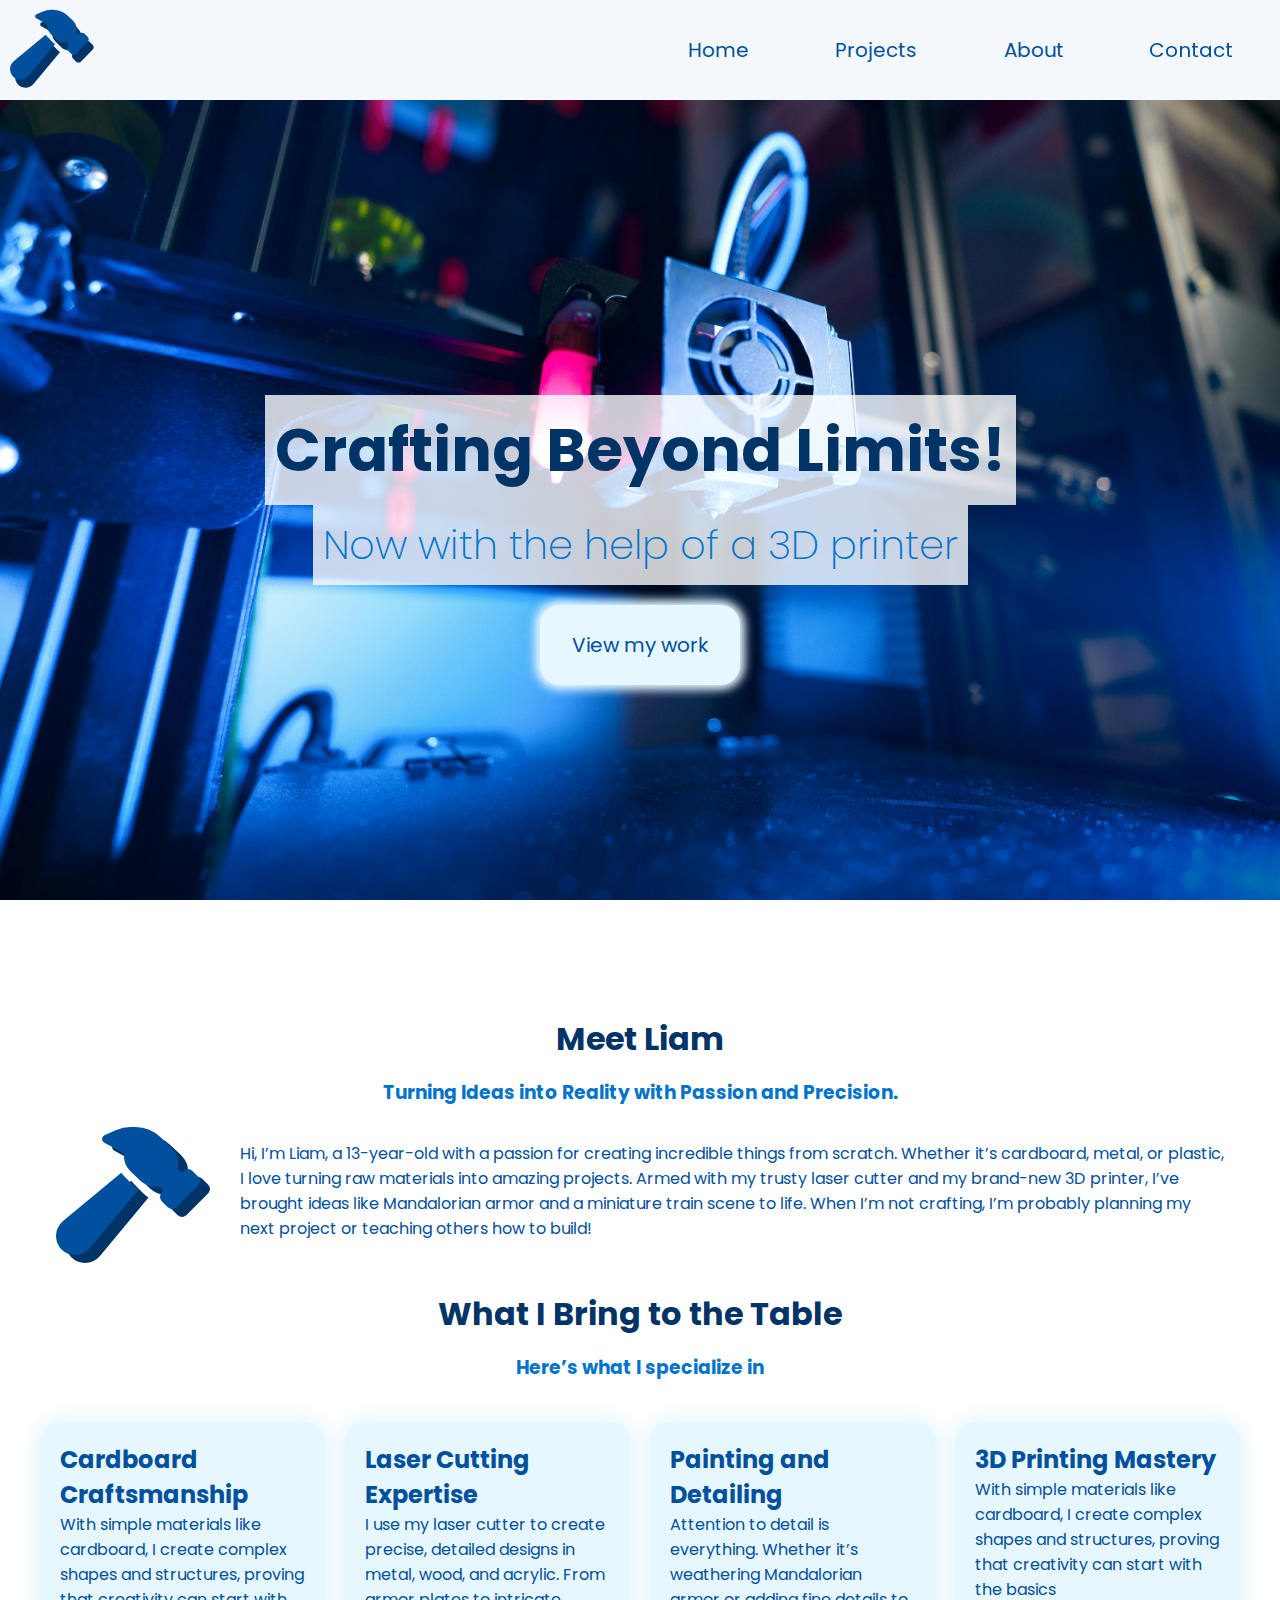
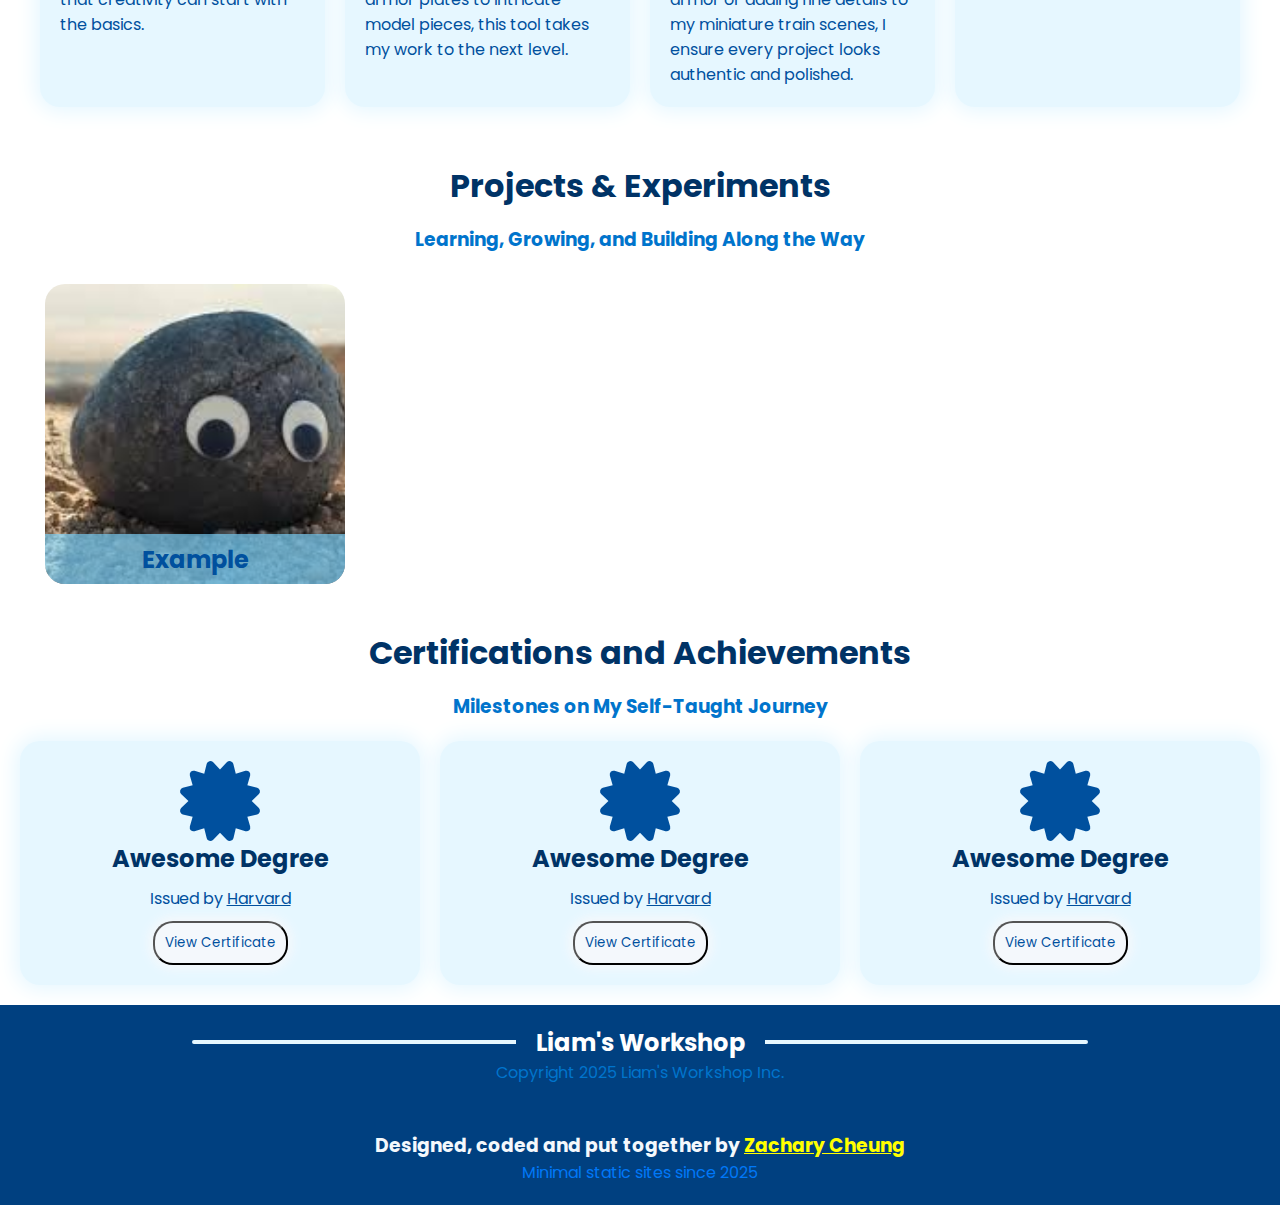
<file: index.html>
<!DOCTYPE html>
<html lang="en-US">
  <head>
    <link rel="stylesheet" href="styles.css">
    <meta charset="utf-8">
    <meta name="description" content="Hi, I am Liam, a creative enthusiast passionate about crafting, designing, and exploring innovative projects. Discover my journey and works here.">
    <meta name="keywords" content="Liam, Liam's Workshop, creative projects, crafting, design, innovative ideas">
    <meta name="author" content="Liam">
    <meta property="og:title" content="Liam's Workshop">
    <meta property="og:description" content="Explore Liam's creative journey, unique projects, and passion for crafting and design. Discover what’s next in his workshop of ideas.">
    <meta property="og:image" content="example.jpeg">
    <meta property="og:type" content="website">
    <meta name="viewport" content="width=device-width, initial-scale=1.0">
    <title>Liams Workshop</title>
    <link rel="stylesheet" href="https://cdnjs.cloudflare.com/ajax/libs/font-awesome/6.4.0/css/all.min.css">
    <!-- Favicons -->
    <link rel="icon" href="example.jpeg" type="image/svg+xml">
        
    <!--Font-->
    <link rel="preconnect" href="https://fonts.googleapis.com">
    <link rel="preconnect" href="https://fonts.gstatic.com" crossorigin>
    <link rel="preconnect" href="https://fonts.googleapis.com">
<link rel="preconnect" href="https://fonts.gstatic.com" crossorigin>
<link href="https://fonts.googleapis.com/css2?family=Chewy&family=Fira+Code:wght@300..700&family=Poppins:ital,wght@0,100;0,200;0,300;0,400;0,500;0,600;0,700;0,800;0,900;1,100;1,200;1,300;1,400;1,500;1,600;1,700;1,800;1,900&display=swap" rel="stylesheet">
    <!--Font-->

    <!-- Google tag (gtag.js) -->
    <script async src="https://www.googletagmanager.com/gtag/js?id=G-92D12YQN9C"></script>
    <script>
    window.dataLayer = window.dataLayer || [];
    function gtag(){dataLayer.push(arguments);}
    gtag('js', new Date());
    gtag('config', 'G-92D12YQN9C');
    </script>
    
  </head>
  <body>
    <div id="navbar">
        <i class="fa-solid fa-hammer" id="logo"></i>
        <input type="checkbox" id="hamburger-check">
        <label for="hamburger-check" class="checkbtn">
        <i class="fas fa-bars"></i>
      </label>
      <div class="nav-mobile">
          <a href="#welcome-section">Home</a>
          <a href="#projects">Projects</a>
          <a href="#about">About</a>
          <a href="#contact">Contact</a>
      </div>
      <ul>
        <li class="slider-button"><a href="#welcome-section">Home</a></li>
        <li class="slider-button"><a href="#projects">Projects</a></li>
        <li class="slider-button"><a href="#about">About</a></li>
        <li class="slider-button"><a href="#contact">Contact</a></li>
      </ul>
    </div>
    <div id="welcome-section">
      <h1 id="hero-text">Crafting Beyond Limits!</h1>
      <h2 id="hero-subtitle">Now with the help of a 3D printer</h2>
      <a href="#about-title"><button id="view-my-work-button">View my work</button></a>
    </div>
    <h1 class="heading">Meet Liam</h1>
    <h3 class="subtitle">Turning Ideas into Reality with Passion and Precision.</h3>
    <div id="about">
        <i class="fa-solid fa-hammer"></i>
        <div id="about-text-container">
        <p id="about-description">Hi, I’m Liam, a 13-year-old with a passion for creating incredible things from scratch. Whether it’s cardboard, metal, or plastic, I love turning raw materials into amazing projects. Armed with my trusty laser cutter and my brand-new 3D printer, I’ve brought ideas like Mandalorian armor and a miniature train scene to life. When I’m not crafting, I’m probably planning my next project or teaching others how to build!</p>
      </div>
    </div>
    <div id="services">
      <h1 class="heading"> What I Bring to the Table</h1>
      <h3 class="subtitle">Here’s what I specialize in</h3>
      <div id="service-cards">
        <div id="service-cards">
          <div class="service-card">
            <h2>Cardboard Craftsmanship</h2>
            <p>With simple materials like cardboard, I create complex shapes and structures, proving that creativity can start with the basics.</p>
          </div>
          <div class="service-card">
            <h2>Laser Cutting Expertise</h2>
            <p>I use my laser cutter to create precise, detailed designs in metal, wood, and acrylic. From armor plates to intricate model pieces, this tool takes my work to the next level.</p>
          </div>
          <div class="service-card">
            <h2>Painting and Detailing</h2>
            <p>Attention to detail is everything. Whether it’s weathering Mandalorian armor or adding fine details to my miniature train scenes, I ensure every project looks authentic and polished.</p>
          </div>
          <div class="service-card">
            <h2>3D Printing Mastery</h2>
            <p>With simple materials like cardboard, I create complex shapes and structures, proving that creativity can start with the basics</p>
          </div>
        </div>
    </div>
    <h1 class="heading">Projects & Experiments</h1>
    <h3 class="subtitle">Learning, Growing, and Building Along the Way</h3>
    <div id="projects">
      
    </div>
    <div id="certifications">
      <h1 class="heading">Certifications and Achievements</h1>
      <h3 class="subtitle"> Milestones on My Self-Taught Journey</h3>
      <div id="certifications-container">
        <div class="certificate">
          <i class="fa-solid fa-certificate"></i>
          <h2>Awesome Degree</h2>
          <p>Issued by <a class="underline" target="_blank" href="https://www.harvard.edu/">Harvard</a></p>
          <button><a target="_blank" href="http://smashthewalls.com">View Certificate</a></button>
        </div>
        <div class="certificate">
          <i class="fa-solid fa-certificate"></i>
          <h2>Awesome Degree</h2>
          <p>Issued by <a class="underline" target="_blank" href="https://www.harvard.edu/">Harvard</a></p>
          <button><a target="_blank" href="http://smashthewalls.com">View Certificate</a></button>
        </div>
        <div class="certificate">
          <i class="fa-solid fa-certificate"></i>
          <h2>Awesome Degree</h2>
          <p>Issued by <a class="underline" target="_blank" href="https://www.harvard.edu/">Harvard</a></p>
          <button><a target="_blank" href="http://smashthewalls.com">View Certificate</a></button>
        </div>
      </div>
      <footer>
        <hr id="footer-line">
        <h2 id="footer-logo">Liam's Workshop</h2>
        <p id="copyright-footer">Copyright 2025 Liam's Workshop Inc.</p>
        <div id="trademark">
          <h3>Designed, coded and put together by <a href="https://horseywin.github.io/bio/">Zachary Cheung</a></h3>
          <p>Minimal static sites since 2025</p>
      </div>
      </footer>
    </div>
    <script src="script.js"></script>
  </body>
</html>
</file>
<file: styles.css>
* {
    box-sizing: border-box;
    margin: 0;
    padding: 0;
    font-family: "Poppins", serif;
    font-optical-sizing: auto;
    font-weight: 10px;
    font-style: normal;
  
  
  
    color: var(--normal-text);
  }
  
  :root {
  
    --heading-text: #003366; /* Deep navy blue for bold headings */
    --normal-text: #00509e; /* Medium blue for readable content */
    --subtitle-text: #0074cc; /* Brighter blue for subtle emphasis */
    --secondary-color: #e6f7ff; /* Soft light blue for section backgrounds */
    --primary-color: #005bb5; /* Vibrant deep blue for highlights */
    --hover-color: #0078f8; /* Dark navy blue for hover effects */
    --nav-bar: #f4f8fc; /* Very light blue for a subtle nav bar contrast */
    --nav-bar-hover: #00509e; /* Matches normal text for active links */
    --background-color: #ffffff; /* Crisp white for the primary background */
    --text-highlight-color: rgba(0, 112, 192, 0.1); /* Transparent blue for highlighting text with backgrounds */
    --footer-color: #004080; /* Deep navy blue for a strong footer contrast */
    scroll-behavior: smooth;
  }
  
  .subtitle {
    width: 100vw;
    text-align: center;
    color: var(--subtitle-text);
  }

  .heading {
    color: var(--heading-text);
    width: 100vw;
    text-align: center;
    padding: 15px;
    font-size: 2em;
  }
  
  #about-heading {
    font-size: 36px
  }
  
  
  body {
    display: flex;
    flex-direction: column;
    padding: 0;
    margin: 0;
    background: var(--background-color);
    overflow-x: hidden;
  }
  
  
  #navbar {
    background-color: var(--nav-bar);
    width: 100vw;
    height: 100px;
    margin: 0;
    padding: 10px;
    display: flex;
    flex-direction: row;
    justify-content: flex-end;
    position: fixed;
    top: 0;
    z-index: 10;
  }
  
#logo {
    font-size: 70px;
    display: block;
    text-align: left;
    text-shadow: 5px 8px 0px var(--heading-text);
    border-radius: 15px;
    position: absolute;
    left: 0;
    height: 80%;
    margin-left: 10px;
}

  .underline {
    text-decoration: underline;
  }
  
  a {
    text-decoration: none;
  }
  
  #navbar ul {
    display: flex;
    width: 50%;
    height: 100%;
    list-style: none;
    align-items: center;
    font-size: 20px;
    isolation: isolate;
  }
  
  #navbar ul li {
    flex: 1;
  }
  
  .slider-button a:hover {
    transition: color 500ms ease-in;
    color: white;
  }
  
  .slider-button {
    cursor: pointer;
    border: none;
    transition: color 500ms ease-in;
    outline: none;
    height: 100px;
    position: relative;
    isolation: isolate; /* If ommitted, child pseudo element will be stacked behind */
    display: flex;
    justify-content: center;
    align-items: center;
  }
  
  .slider-button::before {
    content: "";
    position: absolute;
    background-color: var(--nav-bar-hover);
    top: 0%;
    left: 110%;
    right: 10%;
    bottom: 0%;
    transition: left 500ms ease-out;
    z-index: -1;
  }
  
  .slider-button:hover::before {
    left: 10%;
  }
  
  .slider-button a {
    display: flex;
    position: absolute;
    top: 0;
    left: 0;
    right: 0;
    bottom: 0;
    justify-content: center;
    align-items: center;
    
  }
  
  .checkbtn {
    font-size: 3rem;
    color: var(---normal-text);
    cursor: pointer;
    display: flex;
    align-items: center;
    justify-content: center;
    position: absolute;
    top: 50%;
    transform: translateY(-50%);
  
   }
  
   #hamburger-check:checked ~ .nav-mobile {
    display: flex;
   }
  
   #hamburger-check {
    display: none;
   }
  
  .nav-mobile {
    right: 0;
    top: 100%;
    height: 240px;
    flex-direction: column;
    text-align: center;
    width: 200px;
    position: absolute;
    background-color: var(--nav-bar);
    display: none;
    justify-content: center;
  }
  
  .nav-mobile a {
    flex: 1;
    font-size: 20px;
    width: 100%;
    padding: 10px;
    position: relative;
    isolation: isolate;
  }
  
  .nav-mobile a::before {
    background-color: var(--nav-bar-hover);
    content: "";
    position: absolute;
    display: block;
    top: 0;
    bottom: 0;
    left: 100%;
    right: 0%;
    z-index: -1;
    transition: left 500ms ease-out;
  }
  
  .nav-mobile a:hover::before {
    left: 00%;
    color: white;
  }

  .nav-mobile a:hover {
    color: white;
  }
  
  #welcome-section {
    position: relative;
    margin-top: 100px;
    height: 900px;
    display: flex;
    flex-direction: column;
    align-items: center;
    justify-content: center;
    background-image: url(3d-printer.jpeg);
    background-size: cover;
    width: 100vw;
    background-repeat: no-repeat;
    background-attachment: fixed;
  }
  
  #hero-text {
    font-size: 60px;
    text-align: center;
    color: var(--heading-text);
    background-color: rgba(255, 255, 255, 0.787);

    padding: 10px;;
  }
  
  #hero-subtitle {

    padding: 10px;
    color: var(--subtitle-text);
    font-size: 40px;
    font-weight: 1;
    text-align: center;
    background-color: rgba(255, 255, 255, 0.787);
    font-weight: 200;
  }
  
  #view-my-work-button {
    cursor: pointer;
    background-color: var(--secondary-color);
    padding: 0 10px;
    border: none;
    width: 200px;
    height: 80px;
    border-radius: 20px;
    font-size: 20px;
    margin: 20px;
    box-shadow: 0px 0px 10px 5px var(--secondary-color);
    transition: background-color 1000ms ease-out;
    transition: color 600ms ease-in;
  }
  
  #view-my-work-button:hover {
    background-color: var(--hover-color);
    box-shadow: 0px 0px 10px 5px var(--hover-color);
    color: var(--secondary-color)
  }
  
  #about {
    display: flex;
    flex-direction: row;
    flex-wrap: wrap;
    align-items: center;
    justify-content: center;
  }
  
  #about-text-container {
    width: 80vw;
  }
  
  #about i {
    font-size: 10vw;
    padding: 20px;
    text-shadow: 10px 8px 0px var(--heading-text);
  }
  
  
  #about-description {
    padding: 20px;
  }
  
  #service-cards {
    display: grid; /* Turns it into a grid layout */
    grid-template-columns: repeat(auto-fit, minmax(250px, 1fr));
    gap: 20px; /* Space between the grid items */
    margin: 20px;
  }
  
  .service-card {
    background-color: var(--secondary-color);
    border-radius: 20px;
    box-shadow: 0 0 20px 5px var(--secondary-color);
    padding: 20px;
  }
  
  
  #projects {
    display: flex;
    flex-direction: row;
    overflow-x: auto;
    white-space: nowrap;
    position: relative;
    padding: 30px;
    
  }
  
  .project-tile {
    min-width: 300px;
    height: 300px;
    display: flex;
    flex-direction: column;
    align-items: center;
    justify-content: flex-end;
    margin: 0 15px;
    cursor: pointer;
    border-radius: 20px;
    transition: box-shadow 500ms ease-out;
    background-repeat: no-repeat;
    background-size: cover;
    background-position: center;
  }
  
  .project-tile:hover {
    box-shadow: 0 0 5px 5px var(--hover-color);
  }
  
  .project-title {
    width: 100%;
    height: 50px;
    display: flex;
    align-items: center;
    justify-content: center;
    color: var(--normal-text);
    background-color: rgba(124, 214, 255, 0.651);
    border-radius: 20px;
    border-top-left-radius: 0;
    border-top-right-radius: 0;
    z-index: 9;
  }
  
  #certifications-container {
    display: grid;
    grid-template-columns: repeat(auto-fit, minmax(250px, 1fr));
    gap: 20px !important; /* Space between the grid items */
    margin: 20px;
  }
  
  .certificate {
    background-color: var(--secondary-color);
    border-radius: 20px;
    box-shadow: 0 0 20px 5px var(--secondary-color);
    padding: 20px;
    display: flex;
    flex-direction: column;
    justify-content: center;
    align-items: center;
    text-align: center;
    
    
  }
  
  .certificate h2 {
    color: var(--heading-text);
    margin-bottom: 10px;
  }
  
  .certificate i {
    font-size: 80px;
  }
  
  .certificate button {
    margin-top: 10px;
    background-color: var(--nav-bar);
    border-radius: 20px;
    padding: 10px;
    box-shadow: 0px 0px 10px 5px var(--nav-bar);
    
  }
  
  .certificate button:hover {
    cursor: pointer;
    background-color: var(--heading-text);
    border-color: var(--hover-color);
    transition: background-color 500ms ease-out;
    
  }
  
  #contact {
    padding: 30px;
    font-size: 80px;
    text-align: center;
  }
  
  
  #contact i:hover {
    color: var(--hover-color);
  }
  
  #contact p {
    font-size: 40px;
  }
  
  
  #contact a {
    display: inline-block;
  }
  
  .popup {
    height: 80vh;
    width: 80vw;
    position: fixed;
    top: 0%;
    left: 0%;
    z-index: 12;
    margin: 10vh 10vw;
    background-color: var(--background-color);
    border-radius: 20px;
    padding: 50px;
    overflow-y: scroll;
  }
  
  .popup-title {
    color: var(--heading-text);
    background-color: var(--text-highlight-color);
    display: inline-block;
    padding: 10px;
    margin-bottom: 30px;
  }
  
  .popup-description {
    background-color: var(--text-highlight-color);
    color: var(--normal-text);
    display: block;
    padding: 10px;
  }
  
  .popup-exit {
    z-index: 11;
    position: fixed;
    top: 0;
    right: 0;
    left: 0;
    bottom: 0;
    background: rgba(0, 0, 0, 0.584);
    cursor: pointer;
  }

  .popup-image {
    height: 200px;
    width: 200px;
    background-repeat: no-repeat;
    background-position: center;
    background-size: cover;
    border-radius: 20px;
    margin: 10px 10px 0 10px;

  }

  .popup-image-container {
    display: flex;
    flex-direction: row;
  }
  
  footer {
    position: relative;
    display: flex;
    background-color: var(--footer-color);
    height: 200px;
    flex-direction: column;
    align-items: center;
    padding: 20px;
  }

  #footer-line {
    position: absolute;
    width: 70vw;
    left: 50%;
    transform: translateX(-50%);
    top: 35px;
    border: 2px var(--secondary-color) solid;
    border-radius: 20px;
    z-index: 0;
  }

  #footer-logo {
    z-index: 2;
    background-color: var(--footer-color);
    display: inline-flex;
    padding: 0 20px;
    color: white;
  }

  #copyright-footer {
    color: var(--subtitle-text);
  }

  #trademark {
    position: absolute;
    bottom: 10%;
    text-align: center;
    margin: 0 20px;
  }

  #trademark h3 {
    color: var(--nav-bar)
  }

  #trademark p {
    color: var(--hover-color);
    
  }

  #trademark a {
    color: yellow;
    text-decoration: underline;
  }

  /* mobile */
  @media screen and (max-width: 1024px) {
  
    .project-tile {
      height: 200px;
      background-repeat: no-repeat;
    }
  
    #welcome-section, #coding-screensaver {
      height: 600px;
    }
  
    #contact p {
      font-size: 20px;
    }
  
    .popup {
      background-position: center;
      position: fixed;
      margin-left: 0;
      margin-right: 0;
      width: 100vw;
      height: 80vh;
    }
  
    
  
    #navbar ul {
      display: none;
    }
  
    .checkbtn{
      display: block;
    }
  
    #about i {
      display: none;
    }
  }
  
  @media screen and (min-width: 1025px) {
    /* Styles for screens larger than or equal to 1024px */
  
    .checkbtn{
      display: none;
    }
  
  
    #navbar ul {
      display: flex;
    }
  
    .service-card {
      min-height: 150px;
    }
  }
</file>
